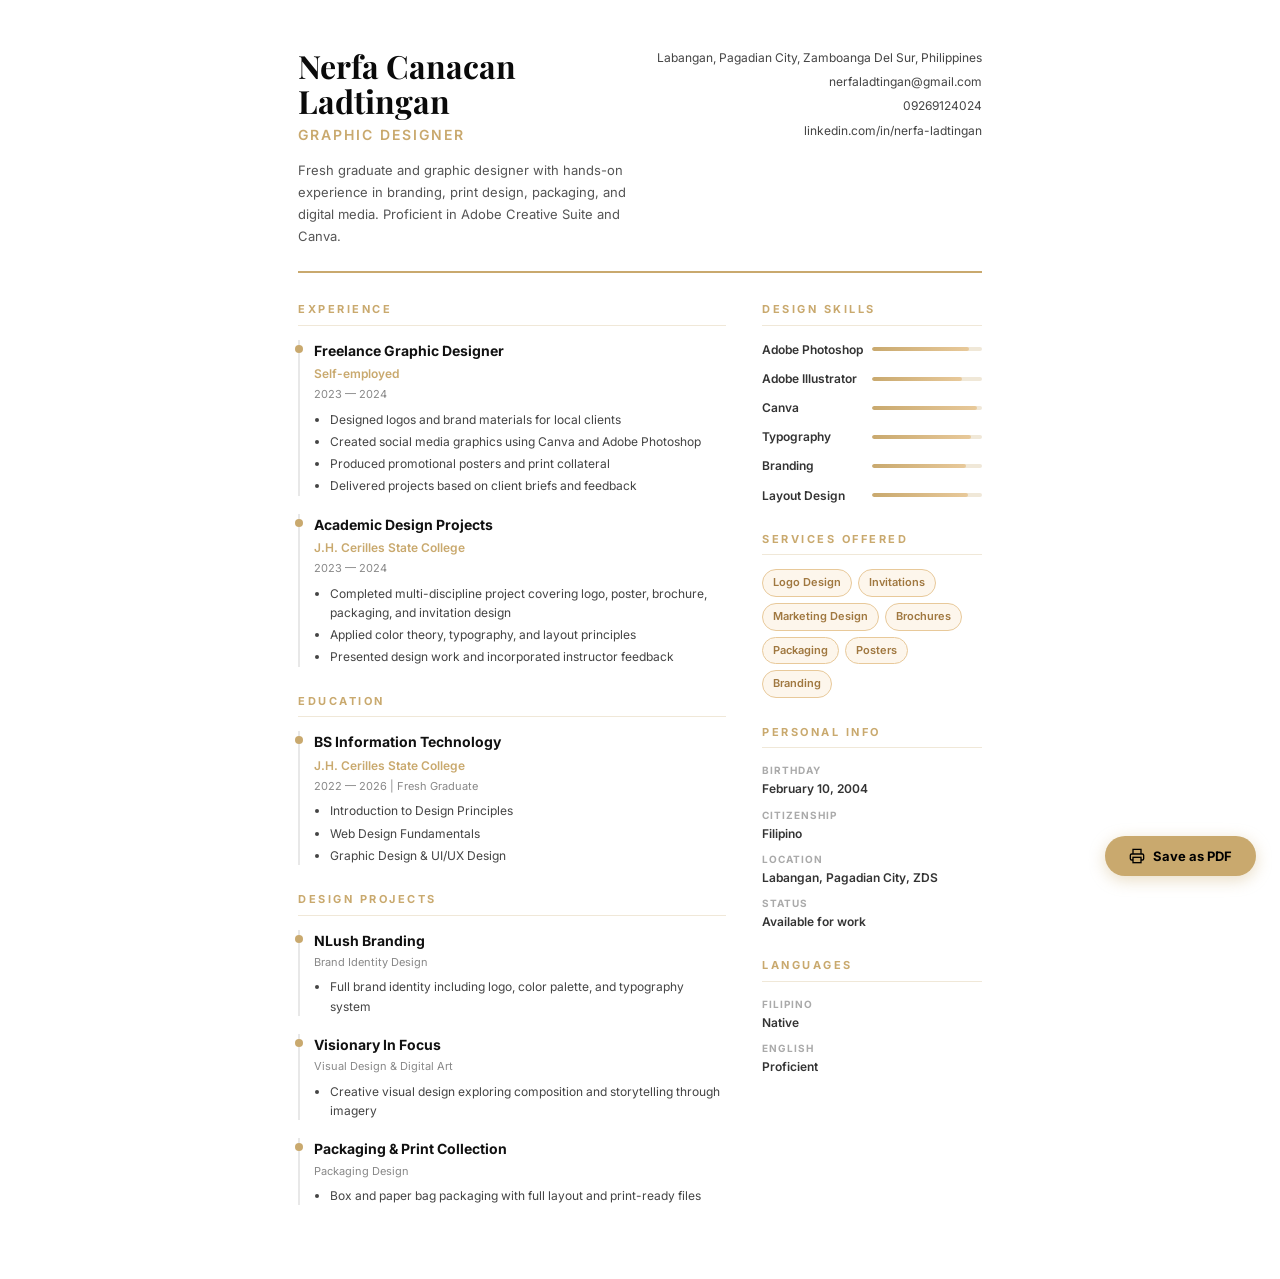
<file: assets/files/cv.html>
<!DOCTYPE html>
<html lang="en">
<head>
  <meta charset="UTF-8">
  <meta name="viewport" content="width=device-width, initial-scale=1.0">
  <title>Nerfa Canacan Ladtingan — CV</title>
  <link href="https://fonts.googleapis.com/css2?family=Inter:wght@300;400;500;600;700&family=Playfair+Display:wght@700&display=swap" rel="stylesheet">
  <style>
    * { box-sizing: border-box; margin: 0; padding: 0; }
    body { font-family: 'Inter', sans-serif; color: #222; background: #fff; font-size: 13px; line-height: 1.6; }

    .page { max-width: 780px; margin: 0 auto; padding: 48px 48px; }

    /* Header */
    .cv-header { display: grid; grid-template-columns: 1fr auto; gap: 24px; align-items: start; border-bottom: 2px solid #c9a96e; padding-bottom: 24px; margin-bottom: 28px; }
    .cv-name { font-family: 'Playfair Display', serif; font-size: 32px; font-weight: 700; color: #0a0a0a; line-height: 1.1; margin-bottom: 6px; }
    .cv-title { font-size: 14px; font-weight: 600; letter-spacing: 2px; text-transform: uppercase; color: #c9a96e; margin-bottom: 12px; }
    .cv-tagline { font-size: 13px; color: #555; max-width: 440px; line-height: 1.7; }
    .cv-contact { text-align: right; display: flex; flex-direction: column; gap: 5px; }
    .cv-contact a, .cv-contact span { font-size: 12px; color: #444; text-decoration: none; display: block; }
    .cv-contact a:hover { color: #c9a96e; }

    /* Sections */
    .cv-section { margin-bottom: 26px; }
    .cv-section-title {
      font-size: 11px; font-weight: 700; letter-spacing: 2.5px; text-transform: uppercase;
      color: #c9a96e; margin-bottom: 14px; padding-bottom: 6px;
      border-bottom: 1px solid #f0e8d8;
    }

    /* Two column layout */
    .cv-body { display: grid; grid-template-columns: 1fr 220px; gap: 36px; }
    .cv-main { min-width: 0; }
    .cv-sidebar { min-width: 0; }

    /* Timeline items */
    .cv-item { margin-bottom: 18px; padding-left: 14px; border-left: 2px solid #e8e8e8; position: relative; }
    .cv-item::before { content: ''; position: absolute; left: -5px; top: 5px; width: 8px; height: 8px; background: #c9a96e; border-radius: 50%; }
    .cv-item-title { font-size: 14px; font-weight: 700; color: #111; margin-bottom: 2px; }
    .cv-item-sub { font-size: 12px; font-weight: 600; color: #c9a96e; margin-bottom: 3px; }
    .cv-item-date { font-size: 11px; color: #888; margin-bottom: 6px; }
    .cv-item ul { padding-left: 16px; list-style: disc; }
    .cv-item ul li { font-size: 12px; color: #444; margin-bottom: 3px; }

    /* Skills */
    .skill-row { display: flex; justify-content: space-between; align-items: center; margin-bottom: 10px; }
    .skill-name { font-size: 12px; font-weight: 600; color: #333; }
    .skill-bar-wrap { width: 110px; height: 4px; background: #f0e8d8; border-radius: 4px; overflow: hidden; }
    .skill-bar-fill { height: 100%; background: linear-gradient(90deg, #c9a96e, #e8c99a); border-radius: 4px; }

    /* Tags */
    .tag-list { display: flex; flex-wrap: wrap; gap: 6px; }
    .cv-tag { background: #fdf6ec; border: 1px solid #e8c99a; color: #a07840; font-size: 11px; font-weight: 600; padding: 4px 10px; border-radius: 50px; }

    /* Info list */
    .info-list { display: flex; flex-direction: column; gap: 8px; }
    .info-row { display: flex; flex-direction: column; gap: 1px; }
    .info-label { font-size: 10px; font-weight: 700; letter-spacing: 1px; text-transform: uppercase; color: #aaa; }
    .info-value { font-size: 12px; font-weight: 600; color: #333; }

    /* Print */
    @media print {
      body { background: #fff; }
      .page { padding: 28px 32px; }
      .no-print { display: none; }
    }

    /* Print button */
    .print-btn {
      position: fixed; bottom: 24px; right: 24px;
      background: #c9a96e; color: #000; font-weight: 700;
      font-size: 13px; padding: 12px 24px; border-radius: 50px;
      border: none; cursor: pointer; box-shadow: 0 4px 16px rgba(201,169,110,0.4);
      font-family: 'Inter', sans-serif;
      display: flex; align-items: center; gap: 8px;
    }
    .print-btn:hover { background: #e8c99a; }
    @media print { .print-btn { display: none; } }
  </style>
</head>
<body>

<button class="print-btn no-print" onclick="window.print()">
  <svg width="16" height="16" viewBox="0 0 24 24" fill="none" stroke="currentColor" stroke-width="2"><polyline points="6 9 6 2 18 2 18 9"/><path d="M6 18H4a2 2 0 01-2-2v-5a2 2 0 012-2h16a2 2 0 012 2v5a2 2 0 01-2 2h-2"/><rect x="6" y="14" width="12" height="8"/></svg>
  Save as PDF
</button>

<div class="page">

  <!-- HEADER -->
  <div class="cv-header">
    <div>
      <div class="cv-name">Nerfa Canacan Ladtingan</div>
      <div class="cv-title">Graphic Designer</div>
      <div class="cv-tagline">Fresh graduate and graphic designer with hands-on experience in branding, print design, packaging, and digital media. Proficient in Adobe Creative Suite and Canva.</div>
    </div>
    <div class="cv-contact">
      <span>Labangan, Pagadian City, Zamboanga Del Sur, Philippines</span>
      <a href="mailto:nerfaladtingan@gmail.com">nerfaladtingan@gmail.com</a>
      <span>09269124024</span>
      <a href="https://www.linkedin.com/in/nerfa-ladtingan" target="_blank">linkedin.com/in/nerfa-ladtingan</a>
    </div>
  </div>

  <div class="cv-body">
    <div class="cv-main">

      <!-- EXPERIENCE -->
      <div class="cv-section">
        <div class="cv-section-title">Experience</div>

        <div class="cv-item">
          <div class="cv-item-title">Freelance Graphic Designer</div>
          <div class="cv-item-sub">Self-employed</div>
          <div class="cv-item-date">2023 — 2024</div>
          <ul>
            <li>Designed logos and brand materials for local clients</li>
            <li>Created social media graphics using Canva and Adobe Photoshop</li>
            <li>Produced promotional posters and print collateral</li>
            <li>Delivered projects based on client briefs and feedback</li>
          </ul>
        </div>

        <div class="cv-item">
          <div class="cv-item-title">Academic Design Projects</div>
          <div class="cv-item-sub">J.H. Cerilles State College</div>
          <div class="cv-item-date">2023 — 2024</div>
          <ul>
            <li>Completed multi-discipline project covering logo, poster, brochure, packaging, and invitation design</li>
            <li>Applied color theory, typography, and layout principles</li>
            <li>Presented design work and incorporated instructor feedback</li>
          </ul>
        </div>
      </div>

      <!-- EDUCATION -->
      <div class="cv-section">
        <div class="cv-section-title">Education</div>
        <div class="cv-item">
          <div class="cv-item-title">BS Information Technology</div>
          <div class="cv-item-sub">J.H. Cerilles State College</div>
          <div class="cv-item-date">2022 — 2026 | Fresh Graduate</div>
          <ul>
            <li>Introduction to Design Principles</li>
            <li>Web Design Fundamentals</li>
            <li>Graphic Design & UI/UX Design</li>
          </ul>
        </div>
      </div>

      <!-- PROJECTS -->
      <div class="cv-section">
        <div class="cv-section-title">Design Projects</div>
        <div class="cv-item">
          <div class="cv-item-title">NLush Branding</div>
          <div class="cv-item-date">Brand Identity Design</div>
          <ul><li>Full brand identity including logo, color palette, and typography system</li></ul>
        </div>
        <div class="cv-item">
          <div class="cv-item-title">Visionary In Focus</div>
          <div class="cv-item-date">Visual Design & Digital Art</div>
          <ul><li>Creative visual design exploring composition and storytelling through imagery</li></ul>
        </div>
        <div class="cv-item">
          <div class="cv-item-title">Packaging & Print Collection</div>
          <div class="cv-item-date">Packaging Design</div>
          <ul><li>Box and paper bag packaging with full layout and print-ready files</li></ul>
        </div>
      </div>

    </div>

    <div class="cv-sidebar">

      <!-- SKILLS -->
      <div class="cv-section">
        <div class="cv-section-title">Design Skills</div>
        <div class="skill-row"><span class="skill-name">Adobe Photoshop</span><div class="skill-bar-wrap"><div class="skill-bar-fill" style="width:88%"></div></div></div>
        <div class="skill-row"><span class="skill-name">Adobe Illustrator</span><div class="skill-bar-wrap"><div class="skill-bar-fill" style="width:82%"></div></div></div>
        <div class="skill-row"><span class="skill-name">Canva</span><div class="skill-bar-wrap"><div class="skill-bar-fill" style="width:95%"></div></div></div>
        <div class="skill-row"><span class="skill-name">Typography</span><div class="skill-bar-wrap"><div class="skill-bar-fill" style="width:90%"></div></div></div>
        <div class="skill-row"><span class="skill-name">Branding</span><div class="skill-bar-wrap"><div class="skill-bar-fill" style="width:85%"></div></div></div>
        <div class="skill-row"><span class="skill-name">Layout Design</span><div class="skill-bar-wrap"><div class="skill-bar-fill" style="width:87%"></div></div></div>
      </div>

      <!-- SERVICES -->
      <div class="cv-section">
        <div class="cv-section-title">Services Offered</div>
        <div class="tag-list">
          <span class="cv-tag">Logo Design</span>
          <span class="cv-tag">Invitations</span>
          <span class="cv-tag">Marketing Design</span>
          <span class="cv-tag">Brochures</span>
          <span class="cv-tag">Packaging</span>
          <span class="cv-tag">Posters</span>
          <span class="cv-tag">Branding</span>
        </div>
      </div>

      <!-- PERSONAL INFO -->
      <div class="cv-section">
        <div class="cv-section-title">Personal Info</div>
        <div class="info-list">
          <div class="info-row"><span class="info-label">Birthday</span><span class="info-value">February 10, 2004</span></div>
          <div class="info-row"><span class="info-label">Citizenship</span><span class="info-value">Filipino</span></div>
          <div class="info-row"><span class="info-label">Location</span><span class="info-value">Labangan, Pagadian City, ZDS</span></div>
          <div class="info-row"><span class="info-label">Status</span><span class="info-value">Available for work</span></div>
        </div>
      </div>

      <!-- LANGUAGES -->
      <div class="cv-section">
        <div class="cv-section-title">Languages</div>
        <div class="info-list">
          <div class="info-row"><span class="info-label">Filipino</span><span class="info-value">Native</span></div>
          <div class="info-row"><span class="info-label">English</span><span class="info-value">Proficient</span></div>
        </div>
      </div>

    </div>
  </div>

</div>
</body>
</html>
</file>
